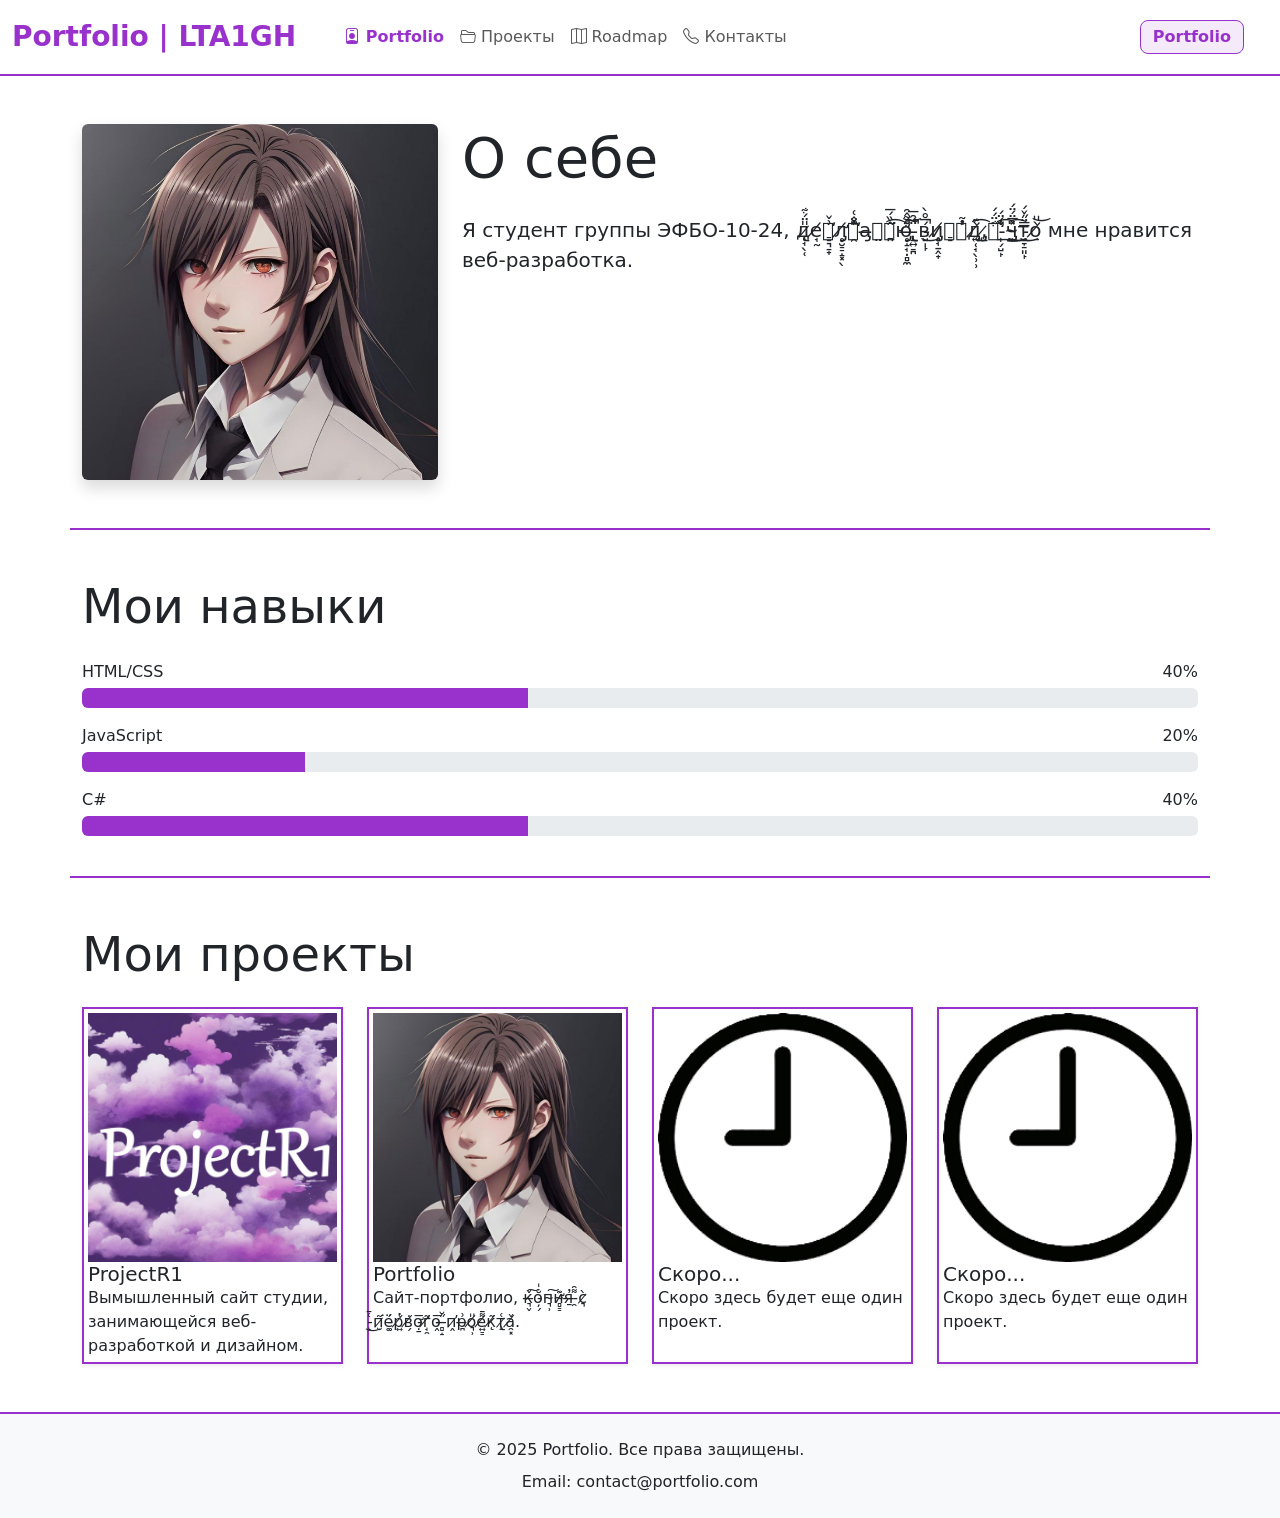
<file: index.html>
<!DOCTYPE html> 
<html lang="ru"> 

<head> 
    <link href="https://cdn.jsdelivr.net/npm/bootstrap@5.3.0/dist/css/bootstrap.min.css" rel="stylesheet">
    <link rel="stylesheet" href="https://cdn.jsdelivr.net/npm/bootstrap-icons@1.11.0/font/bootstrap-icons.css">
    <link rel="stylesheet" href="styles/styles.css">
    <meta charset="UTF-8"> 
    <meta name="viewport" content="width=device-width, initial-scale=1.0"> 
    <title>Portfolio | LTA1GH</title> 
    <meta name="description" content="Портфолио разработчика"> 
    <link rel="icon" href="images/icons/favicon.ico" type="image/x-icon"> 
    <script src="https://cdn.jsdelivr.net/npm/bootstrap@5.3.0/dist/js/bootstrap.bundle.min.js"></script>
</head> 

<body> 
    <!-- Шапка -->
    <header>
        <nav class="navbar navbar-expand-lg navbar-light bg-white border-primary py-3">
            <div class="container-fluid">
                <div class="row align-items-center w-100">
                    <!-- Логотип -->
                    <div class="col text-start">
                        <a class="navbar-brand fs-3" href="index.html">Portfolio | LTA1GH</a>
                    </div>
                    
                    <!-- Навигация -->
                    <div class="col-6">
                        <button class="navbar-toggler" type="button" data-bs-toggle="collapse" data-bs-target="#navbarNav" aria-controls="navbarNav" aria-expanded="false" aria-label="Toggle navigation">
                            <span class="navbar-toggler-icon"></span>
                        </button>
                        
                        <div class="collapse navbar-collapse" id="navbarNav">
                            <ul class="navbar-nav justify-content-left w-100">
                                <li class="nav-item">
                                    <a class="nav-link active" aria-current="page" href="index.html">
                                        <i class="bi bi-person-badge"></i> Portfolio
                                    </a>
                                </li>
                                <li class="nav-item">
                                    <a class="nav-link" href="pages/projects.html">
                                        <i class="bi bi-folder2-open"></i> Проекты
                                    </a>
                                </li>
                                <li class="nav-item">
                                    <a class="nav-link" href="pages/roadmap.html">
                                        <i class="bi bi-map"></i> Roadmap
                                    </a>
                                </li>
                                <li class="nav-item">
                                    <a class="nav-link" href="pages/contacts.html">
                                        <i class="bi bi-telephone"></i> Контакты
                                    </a>
                                </li>
                            </ul>
                        </div>
                    </div>
                    
                    <!-- Breadcrumbs -->
                    <div class="col text-end">
                        <nav aria-label="breadcrumb">
                            <ol class="breadcrumb mb-0 breadcrumb-custom justify-content-end">
                                <li class="breadcrumb-item active"><a href="index.html" style="color: darkorchid; text-decoration: none;">Portfolio</a></li>
                            </ol>
                        </nav>
                    </div>
                </div>
            </div>
        </nav>
    </header>

    <main class="container my-5">
        <section class="row mb-5 pb-4 border-bottom border-2 border-primary">
            <div class="col-md-4 mb-4">
                <img src="images/photo.jpg" class="img-fluid rounded shadow" alt="Фото профиля">
            </div>
            <div class="col-md-8">
                <h1 class="display-4 mb-4">О себе</h1>
                <p class="lead">
                    Я студент группы ЭФБО-10-24, д̷̢̨̘̖̜̎̈́͋е̸̘̰͔͇͉̠̟͗̌̕л̸̡̛̥̮͇̝͓̖͕̯̃̆̓̎̂͑̕а̶̡͖̤͕̪̂̏́̅͘͘͡ю̶̡̥̝̘̣̻̼͋͂̒̆́̂̑͠͝ ̵̢̢̝͍̠̪̈́̑̅̚в̵̺̩̙́̅̊̀̚͜и̸̡̧̨̘̱̭̟͖͇͖̓̽͂д̸͍̜̘̖̹̹̀͊͡ͅ,̷̡̨̲͖͋̈́́ ̵̟̗̺̙̈́̈́̔̒̌͟͡ӵ̴̡̲̹̲̯̲̤̽̅̈́̈́͜͜͡т̵̲̤̞̠͈̙̿̈̋̌́͜о̸̠̀̎͝  мне нравится веб-разработка.
                </p>
            </div>
        </section>

        <!-- Секция "Навыки" -->
        <section class="row mb-5 pb-4 border-bottom border-2 border-primary">
            <div class="col-12">
                <h2 class="display-5 mb-4">Мои навыки</h2>
                
                <!-- Навык 1 -->
                <div class="skill-item mb-3">
                    <div class="d-flex justify-content-between mb-1">
                        <span>HTML/CSS</span>
                        <span>40%</span>
                    </div>
                    <div class="progress" style="height: 20px;">
                        <div class="progress-bar bg-primary" role="progressbar" style="width: 40%" aria-valuenow="40" aria-valuemin="0" aria-valuemax="100"></div>
                    </div>
                </div>

                <!-- Навык 2 -->
                <div class="skill-item mb-3">
                    <div class="d-flex justify-content-between mb-1">
                        <span>JavaScript</span>
                        <span>20%</span>
                    </div>
                    <div class="progress" style="height: 20px;">
                        <div class="progress-bar bg-primary" role="progressbar" style="width: 20%" aria-valuenow="20" aria-valuemin="0" aria-valuemax="100"></div>
                    </div>
                </div>

                <!-- Навык 3 -->
                <div class="skill-item mb-3">
                    <div class="d-flex justify-content-between mb-1">
                        <span>C#</span>
                        <span>40%</span>
                    </div>
                    <div class="progress" style="height: 20px;">
                        <div class="progress-bar bg-primary" role="progressbar" style="width: 40%" aria-valuenow="40" aria-valuemin="0" aria-valuemax="100"></div>
                    </div>
                </div>

            </div>
        </section>

        <!-- Секция "Мои проекты" -->
        <section class="row mb-5">
            <div class="col-12">
                <h2 class="display-5 mb-4">Мои проекты</h2>
                
                <div class="row g-4">
                    <!-- Проект 1 -->
                    <div class="col-md-6 col-lg-3">
                        <div class="task-card h-100 project-card border-2 shadow-sm">
                            <img src="images/project1.png" class="card-img-top" alt="Проект 1">
                            <div class="card-body">
                                <h5 class="card-title">ProjectR1</h5>
                                <p class="card-text">Вымышленный сайт студии, занимающейся веб-разработкой и дизайном.</p>
                            </div>
                        </div>
                    </div>

                    <!-- Проект 2 -->
                    <div class="col-md-6 col-lg-3">
                        <div class="task-card h-100 project-card border-2 shadow-sm">
                            <img src="images/photo.jpg" class="card-img-top" alt="Проект 2">
                            <div class="card-body">
                                <h5 class="card-title">Portfolio</h5>
                                <p class="card-text">Сайт-портфолио, к̶͉̬̌͠о̵̦̗̐̍п̴͉̹͠и̴̛̻͇͊я̶̱̓ ̵̯͌̑с̷͉̀ ̵̙͑̄͜п̷̮͂͘ё̵͚́р̸͍̔в̸̗̇о̵̛̣̱̅г̸̘̯͂̒о̵̭̅ ̶̻̝̋̆п̷̭̕р̶̪͗о̸͉̹̎е̸͍͇͌̄к̸̨͂т̷̢̧͑а̸̯͓̌.</p>
                            </div>
                        </div>
                    </div>

                    <!-- Проект 3 -->
                    <div class="col-md-6 col-lg-3">
                        <div class="task-card h-100 project-card border-2 shadow-sm">
                            <img src="images/soon.png" class="card-img-top" alt="Проект 3">
                            <div class="card-body">
                                <h5 class="card-title">Скоро...</h5>
                                <p class="card-text">Скоро здесь будет еще один проект.</p>
                            </div>
                        </div>
                    </div>

                    <!-- Проект 4 -->
                    <div class="col-md-6 col-lg-3">
                        <div class="task-card h-100 project-card border-2 shadow-sm">
                            <img src="images/soon.png" class="card-img-top" alt="Проект 4">
                            <div class="card-body">
                                <h5 class="card-title">Скоро...</h5>
                                <p class="card-text">Скоро здесь будет еще один проект.</p>
                            </div>
                        </div>
                    </div>
                </div>
            </div>
        </section>
    </main> 

    <!-- Подвал сайта -->
    <footer class="bg-light border-top border-2 border-primary py-4 mt-5">
        <div class="container text-center">
            <p class="mb-2">&copy; 2025 Portfolio. Все права защищены.</p>
            <p class="mb-0">Email: contact@portfolio.com</p>
        </div>
    </footer> 
</body> 
</html>
</file>
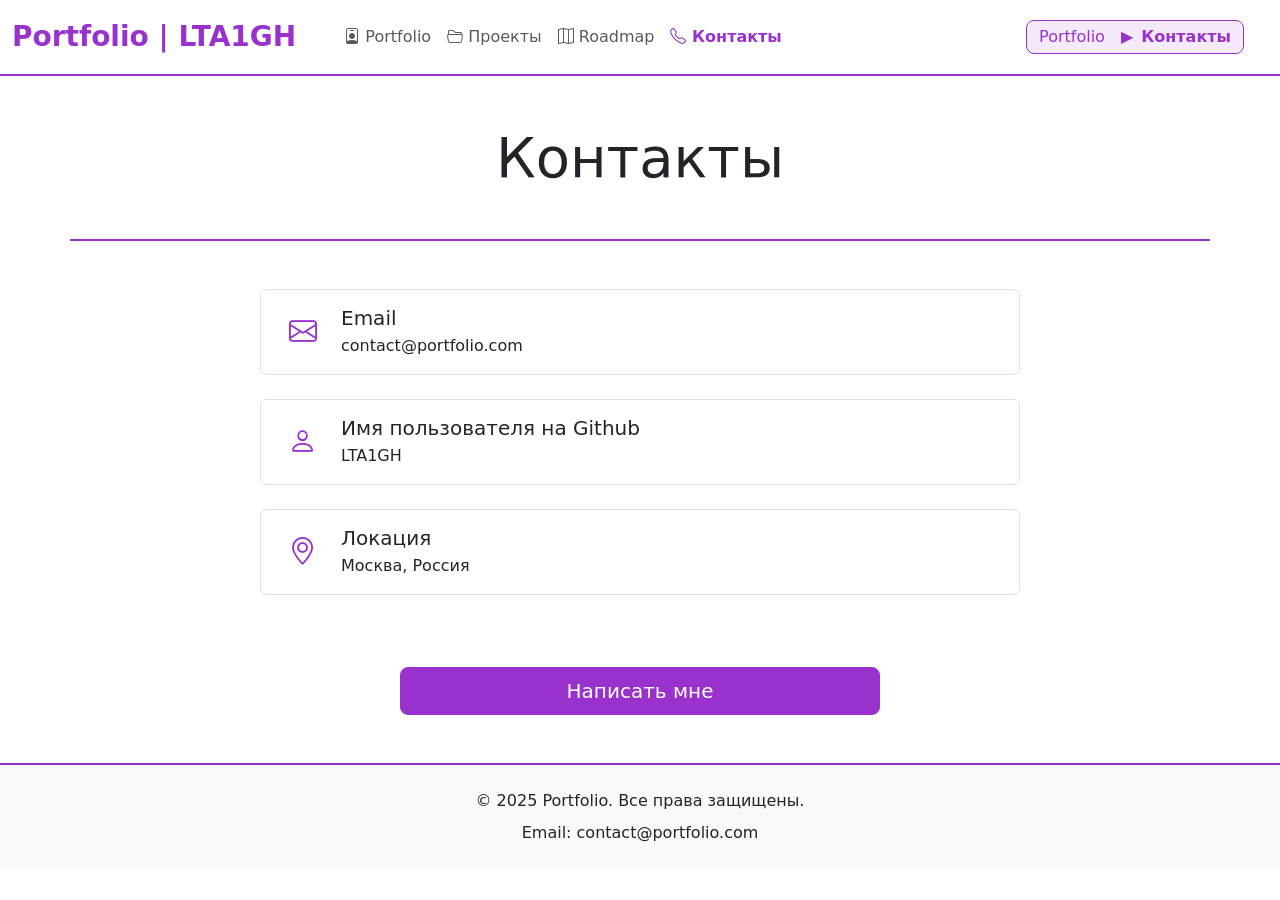
<file: pages/contacts.html>
<!DOCTYPE html> 
<html lang="ru"> 

<head> 
    <link href="https://cdn.jsdelivr.net/npm/bootstrap@5.3.0/dist/css/bootstrap.min.css" rel="stylesheet">
    <link rel="stylesheet" href="https://cdn.jsdelivr.net/npm/bootstrap-icons@1.11.0/font/bootstrap-icons.css">
    <link rel="stylesheet" href="../styles/styles.css">
    <meta charset="UTF-8"> 
    <meta name="viewport" content="width=device-width, initial-scale=1.0"> 
    <title>Контакты | Portfolio</title> 
    <meta name="description" content="Контактная информация"> 
    <link rel="icon" href="../images/icons/favicon.ico" type="image/x-icon"> 
    <script src="https://cdn.jsdelivr.net/npm/bootstrap@5.3.0/dist/js/bootstrap.bundle.min.js"></script>
</head> 

<body> 
    <!-- Шапка -->
    <header>
        <nav class="navbar navbar-expand-lg navbar-light bg-white border-primary py-3">
            <div class="container-fluid">
                <div class="row align-items-center w-100">
                    <!-- Логотип -->
                    <div class="col text-start">
                        <a class="navbar-brand fs-3" href="../index.html">Portfolio | LTA1GH</a>
                    </div>
                    
                    <!-- Навигация -->
                    <div class="col-6">
                        <button class="navbar-toggler" type="button" data-bs-toggle="collapse" data-bs-target="#navbarNav" aria-controls="navbarNav" aria-expanded="false" aria-label="Toggle navigation">
                            <span class="navbar-toggler-icon"></span>
                        </button>
                        
                        <div class="collapse navbar-collapse" id="navbarNav">
                            <ul class="navbar-nav justify-content-left w-100">
                                <li class="nav-item">
                                    <a class="nav-link" href="../index.html">
                                        <i class="bi bi-person-badge"></i> Portfolio
                                    </a>
                                </li>
                                <li class="nav-item">
                                    <a class="nav-link" href="../pages/projects.html">
                                        <i class="bi bi-folder2-open"></i> Проекты
                                    </a>
                                </li>
                                <li class="nav-item">
                                    <a class="nav-link" href="../pages/roadmap.html">
                                        <i class="bi bi-map"></i> Roadmap
                                    </a>
                                </li>
                                <li class="nav-item">
                                    <a class="nav-link active" aria-current="page" href="../pages/contacts.html">
                                        <i class="bi bi-telephone"></i> Контакты
                                    </a>
                                </li>
                            </ul>
                        </div>
                    </div>
                    
                    <!-- Breadcrumbs -->
                    <div class="col text-end">
                        <nav aria-label="breadcrumb">
                            <ol class="breadcrumb mb-0 breadcrumb-custom justify-content-end">
                                <li class="breadcrumb-item"><a href="../index.html" style="color: darkorchid; text-decoration: none;">Portfolio</a></li>
                                <li class="breadcrumb-item active" aria-current="page">Контакты</li>
                            </ol>
                        </nav>
                    </div>
                </div>
            </div>
        </nav>
    </header>

    <main class="container my-5">
        <!-- Заголовок -->
        <div class="row mb-5 pb-4 border-bottom border-2 border-primary">
            <div class="col text-center">
                <h1 class="display-4 mb-4">Контакты</h1>
            </div>
        </div>

        <!-- Секция контактов -->
        <section class="row mb-5">
            <div class="col-md-8 mx-auto">
                <!-- Контакт 1: Email -->
                <div class="row align-items-center mb-4 p-3 border rounded">
                    <div class="col-auto">
                        <i class="bi bi-envelope fs-3 text-primary"></i>
                    </div>
                    <div class="col">
                        <h3 class="h5 mb-1">Email</h3>
                        <p class="mb-0">contact@portfolio.com</p>
                    </div>
                </div>

                <!-- Контакт 2: Имя пользователя -->
                <div class="row align-items-center mb-4 p-3 border rounded">
                    <div class="col-auto">
                        <i class="bi bi-person fs-3 text-primary"></i>
                    </div>
                    <div class="col">
                        <h3 class="h5 mb-1">Имя пользователя на Github</h3>
                        <p class="mb-0">LTA1GH</p>
                    </div>
                </div>

                <!-- Контакт 3: Локация -->
                <div class="row align-items-center mb-4 p-3 border rounded">
                    <div class="col-auto">
                        <i class="bi bi-geo-alt fs-3 text-primary"></i>
                    </div>
                    <div class="col">
                        <h3 class="h5 mb-1">Локация</h3>
                        <p class="mb-0">Москва, Россия</p>
                    </div>
                </div>
            </div>
        </section>

        <!-- Кнопка открытия модалки -->
        <div class="row mb-5">
            <div class="col text-center">
                <button id="openDialog" type="button" class="btn btn-primary btn-lg px-4">Написать мне</button>
            </div>
        </div>

        <!-- Модалка с формой -->
        <dialog id="contactDialog" aria-labelledby="dialogTitle"> 
            <h2 id="dialogTitle">Обратная связь</h2> 
            <form id="contactForm" method="dialog" novalidate> 
                <label for="name">Имя</label> 
                <input id="name" name="name" type="text" required minlength="2" autocomplete="given-name"> 
                <label for="email">E-mail</label> 
                <input id="email" name="email" type="email" required autocomplete="email">
                <label for="phone">Телефон</label> 
                <input id="phone" name="phone" type="tel" inputmode="tel" autocomplete="tel" aria-describedby="phoneHelp" placeholder="+7 (___) ___-__-__" required pattern="^\+7 \(\d{3}\) \d{3}-\d{2}-\d{2}$"> 
                <small id="phoneHelp">Формат: +7 (900) 000-00-00</small> 
                <label for="date">Дата</label> 
                <input id="date" name="date" type="date"> 
                <label for="topic">Тема</label> 
                <select id="topic" name="topic" required> 
                    <option value="">Выберите тему</option> 
                    <option>Вопрос</option> 
                    <option>Заказ</option> 
                </select>
                <label for="message">Сообщение</label> 
                <textarea id="message" name="message" rows="4" required></textarea> 
                <div class="form-actions"> 
                    <button type="button" id="closeDialog">Закрыть</button>
                    <button type="submit">Отправить</button>
                </div>
            </form>
        </dialog>
    </main>
    <script src="../main.js"></script>

    <!-- Подвал сайта -->
    <footer class="bg-light border-top border-2 border-primary py-4 mt-5">
        <div class="container text-center">
            <p class="mb-2">&copy; 2025 Portfolio. Все права защищены.</p>
            <p class="mb-0">Email: contact@portfolio.com</p>
        </div>
    </footer>
</body> 
</html>
</file>
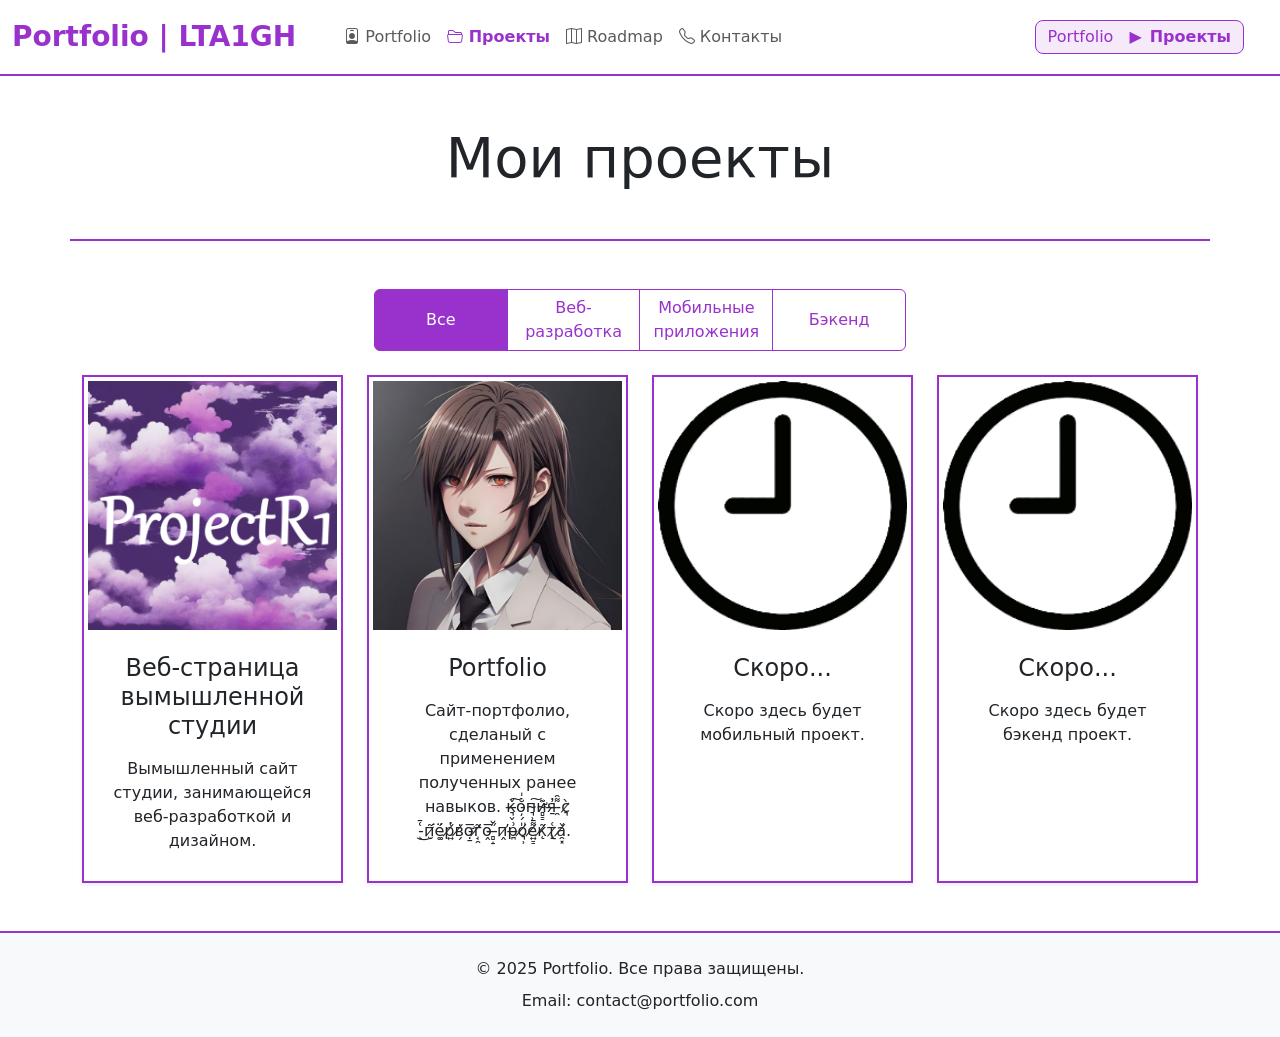
<file: pages/projects.html>
<!DOCTYPE html> 
<html lang="ru"> 

<head> 
    <link href="https://cdn.jsdelivr.net/npm/bootstrap@5.3.0/dist/css/bootstrap.min.css" rel="stylesheet">
    <link rel="stylesheet" href="https://cdn.jsdelivr.net/npm/bootstrap-icons@1.11.0/font/bootstrap-icons.css">
    <link rel="stylesheet" href="../styles/styles.css">
    <meta charset="UTF-8"> 
    <meta name="viewport" content="width=device-width, initial-scale=1.0"> 
    <title>Проекты | Portfolio</title> 
    <meta name="description" content="Мои проекты"> 
    <link rel="icon" href="../images/icons/favicon.ico" type="image/x-icon"> 
    <script src="https://cdn.jsdelivr.net/npm/bootstrap@5.3.0/dist/js/bootstrap.bundle.min.js"></script>
</head> 

<body> 
    <!-- Шапка -->
    <header>
        <nav class="navbar navbar-expand-lg navbar-light bg-white border-primary py-3">
            <div class="container-fluid">
                <div class="row align-items-center w-100">
                    <!-- Логотип -->
                    <div class="col text-start">
                        <a class="navbar-brand fs-3" href="../index.html">Portfolio | LTA1GH</a>
                    </div>
                    
                    <!-- Навигация -->
                    <div class="col-6">
                        <button class="navbar-toggler" type="button" data-bs-toggle="collapse" data-bs-target="#navbarNav" aria-controls="navbarNav" aria-expanded="false" aria-label="Toggle navigation">
                            <span class="navbar-toggler-icon"></span>
                        </button>
                        
                        <div class="collapse navbar-collapse" id="navbarNav">
                            <ul class="navbar-nav justify-content-left w-100">
                                <li class="nav-item">
                                    <a class="nav-link" href="../index.html">
                                        <i class="bi bi-person-badge"></i> Portfolio
                                    </a>
                                </li>
                                <li class="nav-item">
                                    <a class="nav-link active" aria-current="page" href="../pages/projects.html">
                                        <i class="bi bi-folder2-open"></i> Проекты
                                    </a>
                                </li>
                                <li class="nav-item">
                                    <a class="nav-link" href="../pages/roadmap.html">
                                        <i class="bi bi-map"></i> Roadmap
                                    </a>
                                </li>
                                <li class="nav-item">
                                    <a class="nav-link" href="../pages/contacts.html">
                                        <i class="bi bi-telephone"></i> Контакты
                                    </a>
                                </li>
                            </ul>
                        </div>
                    </div>
                    
                    <!-- Breadcrumbs -->
                    <div class="col text-end">
                        <nav aria-label="breadcrumb">
                            <ol class="breadcrumb mb-0 breadcrumb-custom justify-content-end">
                                <li class="breadcrumb-item"><a href="../index.html" style="color: darkorchid; text-decoration: none;">Portfolio</a></li>
                                <li class="breadcrumb-item active" aria-current="page">Проекты</li>
                            </ol>
                        </nav>
                    </div>
                </div>
            </div>
        </nav>
    </header>
 
    <main class="container my-5">
        <!-- Заголовок -->
        <div class="row mb-5 pb-4 border-bottom border-2 border-primary">
            <div class="col text-center">
                <h1 class="display-4 mb-4">Мои проекты</h1>
            </div>
        </div>

        <!-- Фильтры -->
        <div class="row mb-4">
            <div class="col-12 text-center">
                <div class="btn-group" role="group" aria-label="Фильтры проектов">
                    <button type="button" class="btn btn-outline-primary filter-btn active" data-filter="all">Все</button>
                    <button type="button" class="btn btn-outline-primary filter-btn" data-filter="web">Веб-разработка</button>
                    <button type="button" class="btn btn-outline-primary filter-btn" data-filter="mobile">Мобильные приложения</button>
                    <button type="button" class="btn btn-outline-primary filter-btn" data-filter="backend">Бэкенд</button>
                </div>
            </div>
        </div>

        <!-- Проекты -->
        <div class="row g-4 justify-content-center">
            <!-- Проект 1 -->
            <div class="col-md-6 col-lg-3 project-item" data-category="web">
                <div class="task-card h-100 project-card border-2 shadow-sm">
                    <img src="../images/project1.png" class="card-img-top" alt="Проект 1">
                    <div class="card-body text-center p-4">
                        <h3 class="card-title h4 mb-3">Веб-страница вымышленной студии</h3>
                        <p class="card-text">Вымышленный сайт студии, занимающейся веб-разработкой и дизайном.</p>
                    </div>
                </div>
            </div>

            <!-- Проект 2 -->
            <div class="col-md-6 col-lg-3 project-item" data-category="web">
                <div class="task-card h-100 project-card border-2 shadow-sm">
                    <img src="../images/photo.jpg" class="card-img-top" alt="Проект 2">
                    <div class="card-body text-center p-4">
                        <h3 class="card-title h4 mb-3">Portfolio</h3>
                        <p class="card-text">Сайт-портфолио, сделаный с применением полученных ранее навыков. к̶͉̬̌͠о̵̦̗̐̍п̴͉̹͠и̴̛̻͇͊я̶̱̓ ̵̯͌̑с̷͉̀ ̵̙͑̄͜п̷̮͂͘ё̵͚́р̸͍̔в̸̗̇о̵̛̣̱̅г̸̘̯͂̒о̵̭̅ ̶̻̝̋̆п̷̭̕р̶̪͗о̸͉̹̎е̸͍͇͌̄к̸̨͂т̷̢̧͑а̸̯͓̌.</p>
                    </div>
                </div>
            </div>

            <!-- Проект 3 -->
            <div class="col-md-6 col-lg-3 project-item" data-category="mobile">
                <div class="task-card h-100 project-card border-2 shadow-sm">
                    <img src="../images/soon.png" class="card-img-top" alt="Проект 3">
                    <div class="card-body text-center p-4">
                        <h3 class="card-title h4 mb-3">Скоро...</h3>
                        <p class="card-text">Скоро здесь будет мобильный проект.</p>
                    </div>
                </div>
            </div>

            <!-- Проект 4 -->
            <div class="col-md-6 col-lg-3 project-item" data-category="backend">
                <div class="task-card h-100 project-card border-2 shadow-sm">
                    <img src="../images/soon.png" class="card-img-top" alt="Проект 4">
                    <div class="card-body text-center p-4">
                        <h3 class="card-title h4 mb-3">Скоро...</h3>
                        <p class="card-text">Скоро здесь будет бэкенд проект.</p>
                    </div>
                </div>
            </div>
        </div>
    </main>

    <!-- Подвал сайта -->
    <footer class="bg-light border-top border-2 border-primary py-4 mt-5">
        <div class="container text-center">
            <p class="mb-2">&copy; 2025 Portfolio. Все права защищены.</p>
            <p class="mb-0">Email: contact@portfolio.com</p>
        </div>
    </footer> 

    <script src="../scripts/filters.js"></script>
</body> 
</html>
</file>
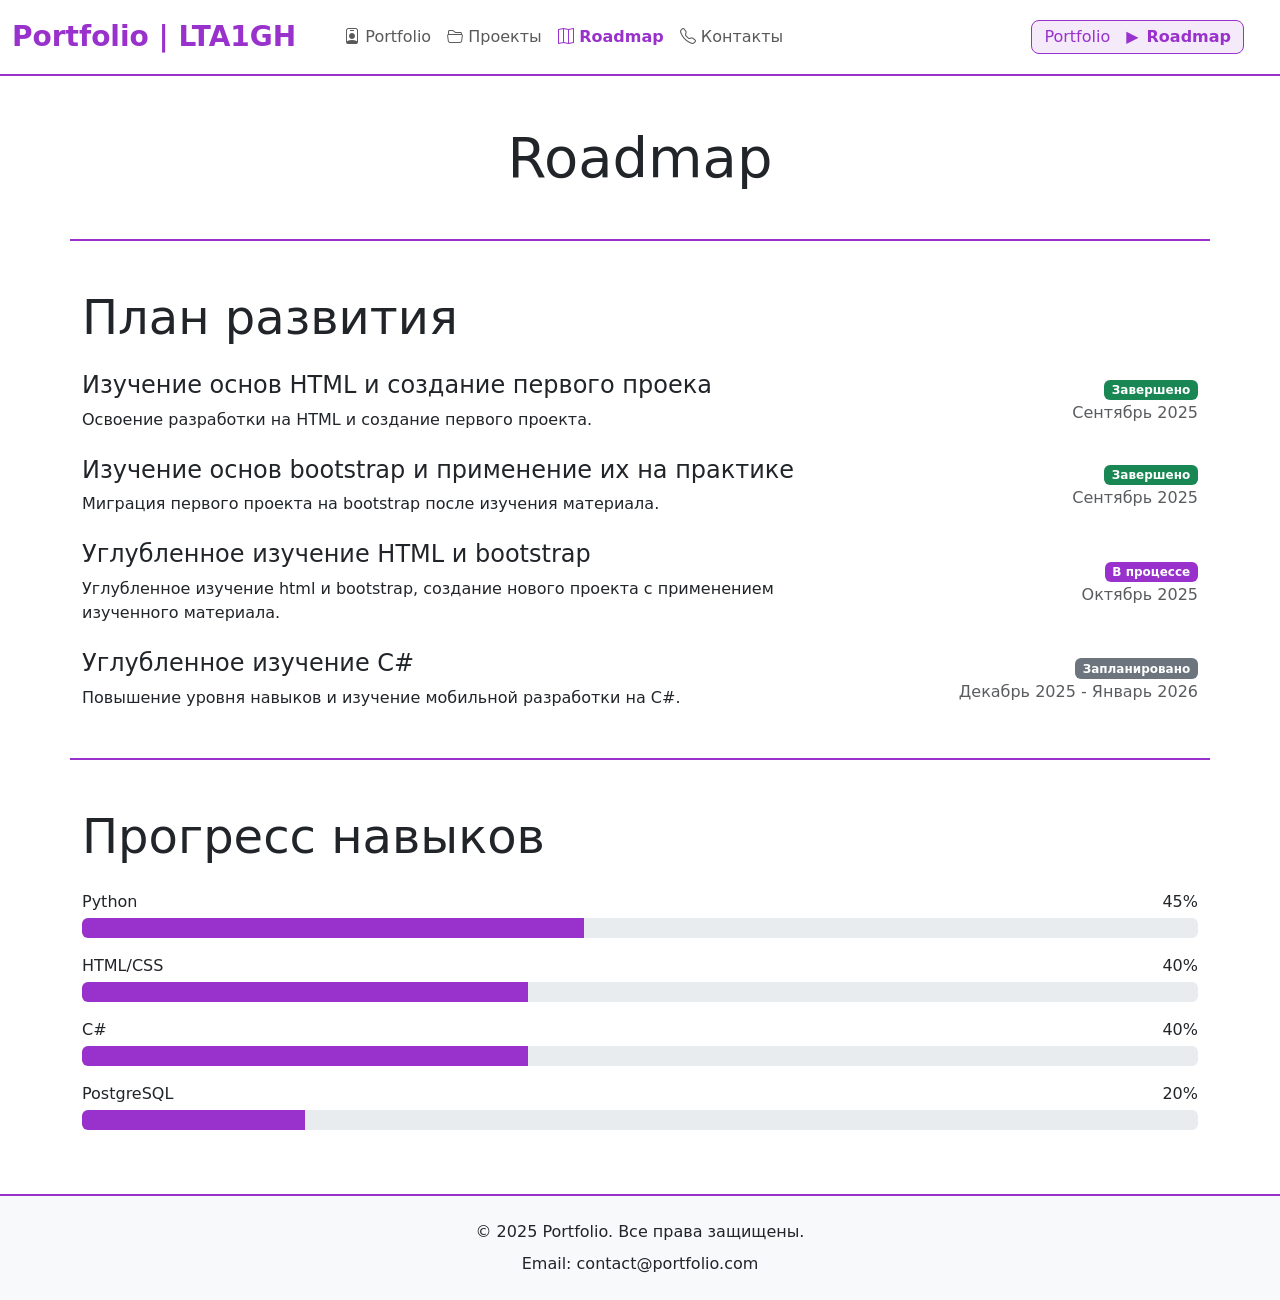
<file: pages/roadmap.html>
<!DOCTYPE html> 
<html lang="ru"> 

<head> 
    <link href="https://cdn.jsdelivr.net/npm/bootstrap@5.3.0/dist/css/bootstrap.min.css" rel="stylesheet">
    <link rel="stylesheet" href="https://cdn.jsdelivr.net/npm/bootstrap-icons@1.11.0/font/bootstrap-icons.css">
    <link rel="stylesheet" href="../styles/styles.css">
    <meta charset="UTF-8"> 
    <script src="../main.js"></script>
    <meta name="viewport" content="width=device-width, initial-scale=1.0"> 
    <title>Roadmap | Portfolio</title> 
    <meta name="description" content="План развития"> 
    <link rel="icon" href="../images/icons/favicon.ico" type="image/x-icon"> 
    <script src="https://cdn.jsdelivr.net/npm/bootstrap@5.3.0/dist/js/bootstrap.bundle.min.js"></script>
</head> 

<body> 
    <!-- Шапка -->
    <header>
        <nav class="navbar navbar-expand-lg navbar-light bg-white border-primary py-3">
            <div class="container-fluid">
                <div class="row align-items-center w-100">
                    <!-- Логотип -->
                    <div class="col text-start">
                        <a class="navbar-brand fs-3" href="../index.html">Portfolio | LTA1GH</a>
                    </div>
                    
                    <!-- Навигация -->
                    <div class="col-6">
                        <button class="navbar-toggler" type="button" data-bs-toggle="collapse" data-bs-target="#navbarNav" aria-controls="navbarNav" aria-expanded="false" aria-label="Toggle navigation">
                            <span class="navbar-toggler-icon"></span>
                        </button>
                        
                        <div class="collapse navbar-collapse" id="navbarNav">
                            <ul class="navbar-nav justify-content-left w-100">
                                <li class="nav-item">
                                    <a class="nav-link" href="../index.html">
                                        <i class="bi bi-person-badge"></i> Portfolio
                                    </a>
                                </li>
                                <li class="nav-item">
                                    <a class="nav-link" href="../pages/projects.html">
                                        <i class="bi bi-folder2-open"></i> Проекты
                                    </a>
                                </li>
                                <li class="nav-item">
                                    <a class="nav-link active" aria-current="page" href="../pages/roadmap.html">
                                        <i class="bi bi-map"></i> Roadmap
                                    </a>
                                </li>
                                <li class="nav-item">
                                    <a class="nav-link" href="../pages/contacts.html">
                                        <i class="bi bi-telephone"></i> Контакты
                                    </a>
                                </li>
                            </ul>
                        </div>
                    </div>
                    
                    <!-- Breadcrumbs -->
                    <div class="col text-end">
                        <nav aria-label="breadcrumb">
                            <ol class="breadcrumb mb-0 breadcrumb-custom justify-content-end">
                                <li class="breadcrumb-item"><a href="../index.html" style="color: darkorchid; text-decoration: none;">Portfolio</a></li>
                                <li class="breadcrumb-item active" aria-current="page">Roadmap</li>
                            </ol>
                        </nav>
                    </div>
                </div>
            </div>
        </nav>
    </header>

    <main class="container my-5">
        <!-- Заголовок -->
        <div class="row mb-5 pb-4 border-bottom border-2 border-primary">
            <div class="col text-center">
                <h1 class="display-4 mb-4">Roadmap</h1>
            </div>
        </div>

        <!-- Секция Roadmap -->
        <section class="row mb-5 pb-4 border-bottom border-2 border-primary">
            <div class="col-12">
                <h2 class="display-5 mb-4">План развития</h2>
                
                <div class="roadmap-item mb-4">
                    <div class="row align-items-center">
                        <div class="col-md-8">
                            <h4>Изучение основ HTML и создание первого проека</h4>
                            <p class="mb-0">Освоение разработки на HTML и создание первого проекта.</p>
                        </div>
                        <div class="col-md-4 text-md-end">
                            <span class="badge bg-success">Завершено</span>
                            <div class="text-muted">Сентябрь 2025</div>
                        </div>
                    </div>
                </div>

                <div class="roadmap-item mb-4">
                    <div class="row align-items-center">
                        <div class="col-md-8">
                            <h4>Изучение основ bootstrap и применение их на практике</h4>
                            <p class="mb-0">Миграция первого проекта на bootstrap после изучения материала.</p>
                        </div>
                        <div class="col-md-4 text-md-end">
                            <span class="badge bg-success">Завершено</span>
                            <div class="text-muted">Сентябрь 2025</div>
                        </div>
                    </div>
                </div>

                <div class="roadmap-item mb-4">
                    <div class="row align-items-center">
                        <div class="col-md-8">
                            <h4>Углубленное изучение HTML и bootstrap</h4>
                            <p class="mb-0">Углубленное изучение html и bootstrap, создание нового проекта с применением изученного материала.</p>
                        </div>
                        <div class="col-md-4 text-md-end">
                            <span class="badge bg-primary">В процессе</span>
                            <div class="text-muted">Октябрь 2025</div>
                        </div>
                    </div>
                </div>

                <div class="roadmap-item mb-4">
                    <div class="row align-items-center">
                        <div class="col-md-8">
                            <h4>Углубленное изучение C#</h4>
                            <p class="mb-0">Повышение уровня навыков и изучение мобильной разработки на C#.</p>
                        </div>
                        <div class="col-md-4 text-md-end">
                            <span class="badge bg-secondary">Запланировано</span>
                            <div class="text-muted">Декабрь 2025 - Январь 2026</div>
                        </div>
                    </div>
                </div>
        </section>

        <!-- Секция навыков -->
        <section class="row mb-5">
            <div class="col-12">
                <h2 class="display-5 mb-4">Прогресс навыков</h2>
                
                <!-- Навык 1 -->
                <div class="skill-item mb-3">
                    <div class="d-flex justify-content-between mb-1">
                        <span>Python</span>
                        <span>45%</span>
                    </div>
                    <div class="progress" style="height: 20px;">
                        <div class="progress-bar bg-primary" role="progressbar" style="width: 45%" aria-valuenow="45" aria-valuemin="0" aria-valuemax="100"></div>
                    </div>
                </div>

                <!-- Навык 2 -->
                <div class="skill-item mb-3">
                    <div class="d-flex justify-content-between mb-1">
                        <span>HTML/CSS</span>
                        <span>40%</span>
                    </div>
                    <div class="progress" style="height: 20px;">
                        <div class="progress-bar bg-primary" role="progressbar" style="width: 40%" aria-valuenow="60" aria-valuemin="0" aria-valuemax="100"></div>
                    </div>
                </div>

                <!-- Навык 3 -->
                <div class="skill-item mb-3">
                    <div class="d-flex justify-content-between mb-1">
                        <span>C#</span>
                        <span>40%</span>
                    </div>
                    <div class="progress" style="height: 20px;">
                        <div class="progress-bar bg-primary" role="progressbar" style="width: 40%" aria-valuenow="40" aria-valuemin="0" aria-valuemax="100"></div>
                    </div>
                </div>

                <!-- Навык 4 -->
                <div class="skill-item mb-3">
                    <div class="d-flex justify-content-between mb-1">
                        <span>PostgreSQL</span>
                        <span>20%</span>
                    </div>
                    <div class="progress" style="height: 20px;">
                        <div class="progress-bar bg-primary" role="progressbar" style="width: 20%" aria-valuenow="20" aria-valuemin="0" aria-valuemax="100"></div>
                    </div>
                </div>
            </div>
        </section>
    </main>

    <!-- Подвал сайта -->
    <footer class="bg-light border-top border-2 border-primary py-4 mt-5">
        <div class="container text-center">
            <p class="mb-2">&copy; 2025 Portfolio. Все права защищены.</p>
            <p class="mb-0">Email: contact@portfolio.com</p>
        </div>
    </footer>
<script src="../main.js"></script>
</body> 
</html>
</file>
<file: styles/styles.css>
/* БАЗА: читаемость и предсказуемость размеров */ 
* { box-sizing: border-box; } 
html, body { margin: 0; padding: 0; } 
body { font-family: system-ui, -apple-system, "Segoe UI", Roboto, Arial, 
sans-serif; line-height: 1.5; } 
/* Формы: размеры, отступы, визуальный порядок */ 
label { display: block; margin: 0.5rem 0 0.25rem; } 
input, select, textarea, button { 
width: 100%; 
max-width: 480px; 
padding: .5rem .75rem; 
border: 1px solid #c8c8c8; 
border-radius: 8px; 
background: #fff; 
} 
/* Кнопка по умолчанию */ 
button, [type="submit"] { 
background: DarkOrchid; 
color: #fff; 
border: none; 
cursor: pointer; 
} 
/* Состояния: клавиатура/мышь/ошибки */ 
:where(input, select, textarea, button):focus-visible { 
outline: 2px solid #0a84ff; outline-offset: 2px; 
} 
button:hover { filter: brightness(0.95); } 
:disabled, [aria-disabled="true"] { opacity: .6; cursor: not-allowed; } 
/* Подсветка ошибочных полей (установите aria-invalid="true") */ 
[aria-invalid="true"] { border-color: DarkOrchid; }

/* header и footer */
header {
    top: 0;
    width: 100%;
    background: white;
    z-index: 1000;
    border-bottom: 2px solid DarkOrchid;
    /* Убрал padding: 1rem 2rem; - это создавало отступы */
}

footer {
    bottom: 0;
    width: 100%;
    background: white;
    z-index: 1000;
    border-top: 2px solid DarkOrchid;
    padding: 1rem 2rem;
}

/* Основное содержимое */
main {
    margin: 10px 1rem 10px; /* Отступы шапки и подвала */
    /* Убрал max-width: 1200px; - это ограничивало ширину */
}

/* Расположение изображения и текста */
.about-content {
    display: flex;
    gap: 2rem;
    align-items: flex-start;
}

.about-image {
    flex-shrink: 0;
}

.about-text {
    flex: 1;
    font-size: 20px;
}
/* УДАЛИЛ конфликтующие стили для header и nav ul - они мешают Bootstrap */

.tasks-container {
  display: flex;
  gap: 10rem;
  justify-content: space-between; 
  flex-wrap: wrap; 
}

.task-item {
  flex: 1;
  min-width: 250px;
  text-align: center; 
  font-size: 20px;
}
#services {
    text-align: center; /* Выравниваем весь текст по центру */
}

#services a {
    display: inline-block; /* Чтобы ссылка вела себя как блок */
    margin-top: 1rem; /* Отступ сверху */
    padding: 0.5rem 1rem;
    background: darkorchid;
    color: white;
    text-decoration: none;
    border-radius: 8px;
}
/* Кастомные стили для Bootstrap темы */

:root {
    --primary-color: DarkOrchid;
}

/* Кастомизация Bootstrap компонентов */
.navbar-brand, .nav-link.active {
    color: var(--primary-color) !important;
    font-weight: bold;
    
}

.btn-primary {
    background-color: var(--primary-color);
    border-color: var(--primary-color);
}

.btn-primary:hover {
    background-color: #9932CC;
    border-color: #9932CC;
}

.btn-outline-primary {
    color: var(--primary-color);
    border-color: var(--primary-color);
}

.btn-outline-primary:hover {
    background-color: var(--primary-color);
    border-color: var(--primary-color);
}

.border-primary {
    border-color: var(--primary-color) !important;
}

/* Карточки */
.task-card {
    border: 1px solid var(--primary-color);
    padding: 4px;
    transition: transform 0.5s;
    border-color: var(--primary-color) !important;
}

.task-card:hover {
    transform: translateY(-5px) scale(1.05);
}


/* Стили для хлебных крошек */
.breadcrumb-custom {
    background-color: rgba(153, 50, 204, 0.1);
    padding: 0.5rem 1rem;
    border-radius: 8px;
    border: 1px solid var(--primary-color);
}

.breadcrumb-custom .breadcrumb-item.active {
    color: var(--primary-color);
    font-weight: bold;
}

/* Кастомизация breadcrumb */
.breadcrumb-item.active {
    color: var(--primary-color);
}

/* Дополнительные кастомные стили */
.text-primary {
    color: var(--primary-color) !important;
}

.bg-primary {
    background-color: var(--primary-color) !important;
}

/* Рамка для breadcrumbs */
.breadcrumb-custom {
    background-color: rgba(153, 50, 204, 0.1);
    padding: 0.25rem 0.75rem;
    border-radius: 8px;
    border: 1px solid var(--primary-color);
    display: inline-flex; /* По размеру */
}

/* Убрать убогий слэш */
.breadcrumb-custom .breadcrumb-item + .breadcrumb-item::before {
    content: "▶"; /* Стрелка вместо слэша */
    color: var(--primary-color);
    padding: 0 0.5rem;
}

/* Стили для кнопок фильтров */
.filter-btn.active {
    background-color: var(--primary-color) !important;
    border-color: var(--primary-color) !important;
    color: white !important;
}

.filter-btn.active:hover {
    background-color: #9932CC !important;
    border-color: #9932CC !important;
    color: white !important;
}

/* Убедимся, что неактивные кнопки имеют правильные стили */
.btn-outline-primary {
    color: var(--primary-color);
    border-color: var(--primary-color);
}

.btn-outline-primary:hover {
    background-color: var(--primary-color);
    border-color: var(--primary-color);
    color: white;
}
</file>
